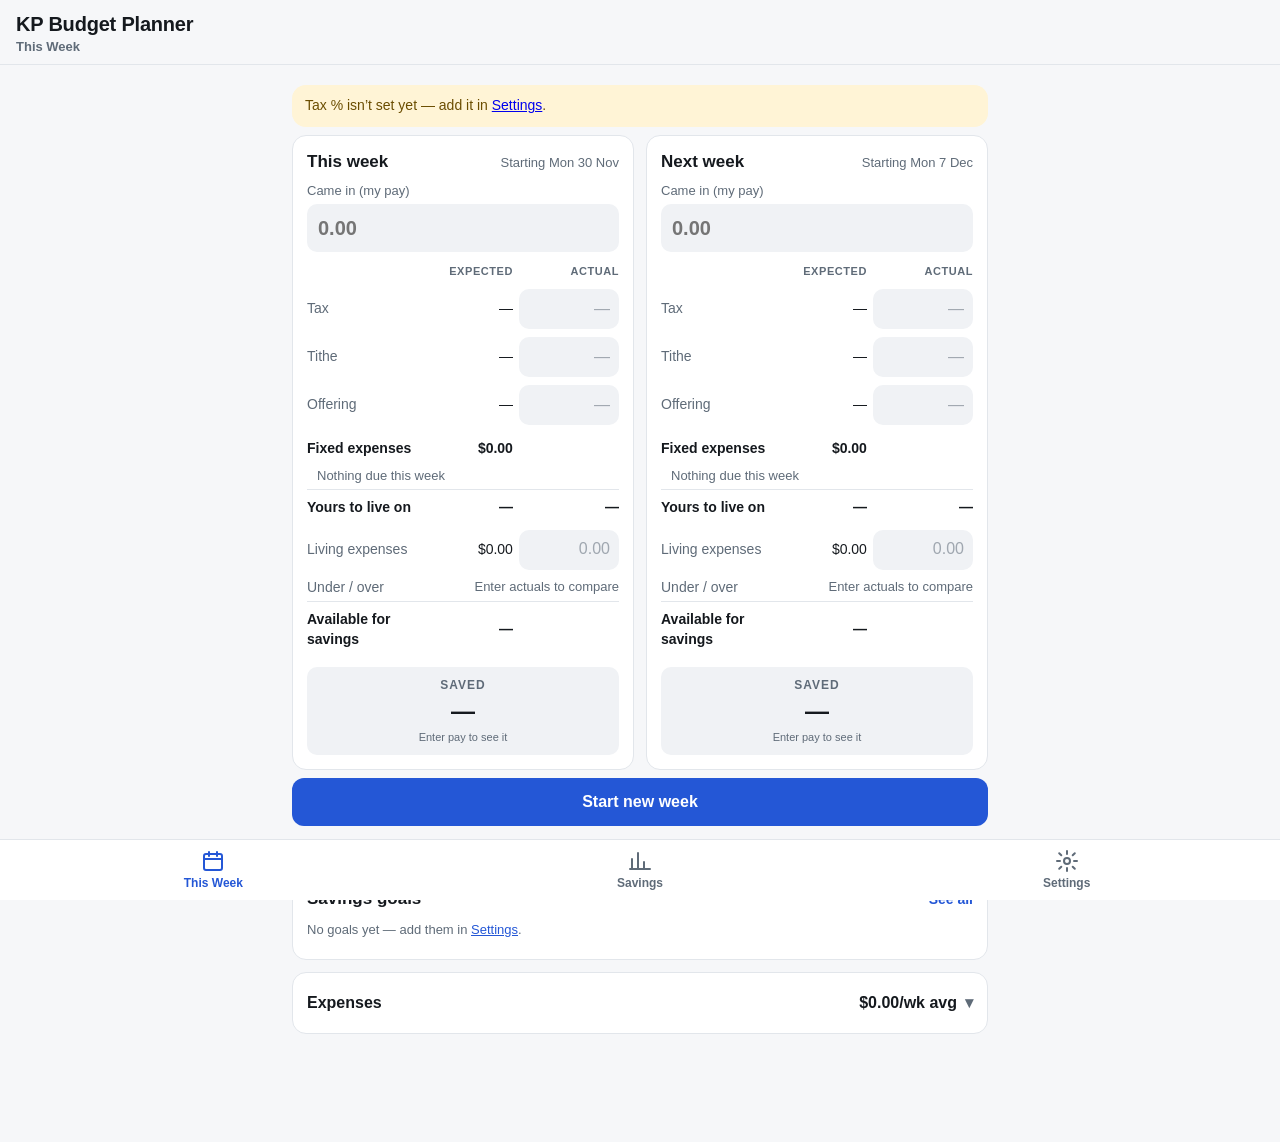
<file: index.html>
<!doctype html>
<html lang="en">
<head>
  <meta charset="utf-8">
  <meta name="viewport" content="width=device-width, initial-scale=1, viewport-fit=cover">
  <title>KP Budget Planner</title>
  <meta name="description" content="A private weekly budget. Your data stays on your device.">
  <meta name="theme-color" content="#f6f7f9" media="(prefers-color-scheme: light)">
  <meta name="theme-color" content="#111418" media="(prefers-color-scheme: dark)">
  <meta name="apple-mobile-web-app-capable" content="yes">
  <meta name="mobile-web-app-capable" content="yes">
  <meta name="apple-mobile-web-app-status-bar-style" content="default">
  <meta name="apple-mobile-web-app-title" content="KP Budget">
  <link rel="manifest" href="manifest.json">
  <link rel="icon" href="icons/icon.svg" type="image/svg+xml">
  <link rel="apple-touch-icon" href="icons/apple-touch-icon.png">
  <link rel="stylesheet" href="style.css">
</head>
<body>
  <header class="top">
    <h1>KP Budget Planner</h1>
    <p id="title" class="subtitle">This Week</p>
  </header>

  <main>
    <!-- Screen 1: This Week -->
    <section id="screen-week" class="screen" data-title="This Week">
      <div id="week-warning" class="note warn" hidden></div>

      <div id="weeks" class="weeks"></div>

      <button id="new-week" class="btn primary wide" type="button">Start new week</button>
      <p class="reminder">Move tax and tithe out the day pay lands.</p>

      <div class="card">
        <div class="card-head">
          <h2>Savings goals</h2>
          <a href="#savings">See all</a>
        </div>
        <div id="home-goals"></div>
      </div>

      <details id="costs-panel" class="card">
        <summary>
          <span>Expenses</span>
          <span class="sum" id="budget-total-summary"></span>
        </summary>
        <h3>Bills</h3>
        <ul id="cost-list" class="list"></ul>
        <h3>Debts</h3>
        <ul id="debt-list" class="list"></ul>
        <div class="total-row"><span>Fixed expenses</span><strong id="fixed-total"></strong></div>
        <h3>Living</h3>
        <ul id="living-list" class="list"></ul>
        <div class="total-row"><span>Living allowance</span><strong id="living-total"></strong></div>
        <div class="total-row grand"><span>Total per week</span><strong id="budget-total"></strong></div>
        <p class="hint">Edit items in <a href="#settings">Settings</a>.</p>
      </details>
    </section>

    <!-- Screen 2: Savings -->
    <section id="screen-savings" class="screen" data-title="Savings" hidden>
      <div class="stats">
        <div class="stat"><span>Total saved</span><strong id="stat-total"></strong><small id="stat-total-sub"></small></div>
        <div class="stat"><span>Avg pay · last 4</span><strong id="stat-avg4"></strong><small id="stat-avg4-sub"></small></div>
        <div class="stat"><span>Avg pay · last 12</span><strong id="stat-avg12"></strong><small id="stat-avg12-sub"></small></div>
      </div>

      <h2 class="section-title">Goals</h2>
      <div id="goal-list"></div>
      <div id="unallocated" class="note" hidden></div>

      <h2 class="section-title">History</h2>
      <div id="history"></div>
      <button id="add-past" class="btn wide" type="button">Add a past week</button>
    </section>

    <!-- Screen 3: Settings -->
    <section id="screen-settings" class="screen" data-title="Settings" hidden>
      <div class="card">
        <h2>Pay</h2>
        <label class="field row">
          <span>Paid every</span>
          <select id="set-period">
            <option value="week">Week</option>
            <option value="fortnight">Fortnight</option>
          </select>
        </label>
        <label class="field row">
          <span>Usual pay <small>(optional)</small></span>
          <input type="text" inputmode="decimal" id="set-usual-pay" placeholder="—">
        </label>
        <label class="field row">
          <span data-label="start">This week started on</span>
          <input type="date" id="set-start">
        </label>
        <label class="field row toggle-row">
          <span>Tax already taken out <small>(salary)</small></span>
          <input type="checkbox" class="switch" id="set-tax-withheld">
        </label>
      </div>

      <div class="card">
        <h2>Rates</h2>
        <label class="field row" id="tax-rate-row">
          <span>Tax set-aside %</span>
          <input type="text" inputmode="decimal" id="set-tax" placeholder="e.g. 0">
        </label>
        <label class="field row">
          <span>Tithe %</span>
          <input type="text" inputmode="decimal" id="set-tithe">
        </label>
        <label class="field row">
          <span>Tithe on</span>
          <select id="set-tithe-basis">
            <option value="gross">Gross pay</option>
            <option value="afterTax">Pay after tax set-aside</option>
          </select>
        </label>
        <label class="field row toggle-row">
          <span data-label="offering">Offering (pay ÷ 52)</span>
          <input type="checkbox" class="switch" id="set-offering">
        </label>
      </div>

      <div class="card">
        <h2>Fixed costs</h2>
        <div id="edit-costs"></div>
        <button class="btn wide" type="button" data-add="cost">+ Add fixed cost</button>
      </div>

      <div class="card">
        <h2>Debts</h2>
        <div id="edit-debts"></div>
        <button class="btn wide" type="button" data-add="debt">+ Add debt</button>
      </div>

      <div class="card">
        <h2>Savings goals</h2>
        <p class="hint">Top goal fills first. Use ↑ ↓ to change the order.</p>
        <div id="edit-goals"></div>
        <button class="btn wide" type="button" data-add="goal">+ Add goal</button>
      </div>

      <div class="card">
        <h2>Backup</h2>
        <p class="hint" id="backup-status"></p>
        <div class="btn-row">
          <button id="export" class="btn" type="button">Export</button>
          <button id="import" class="btn" type="button">Import</button>
          <input type="file" id="import-file" accept="application/json,.json" hidden>
        </div>
        <button id="clear" class="btn danger wide" type="button">Clear all data</button>
      </div>

      <p class="hint center">Everything is saved on this device only. Nothing is sent anywhere.</p>
    </section>
  </main>

  <nav class="tabs">
    <a href="#week" data-tab="week">
      <svg viewBox="0 0 24 24" aria-hidden="true"><rect x="3" y="5" width="18" height="16" rx="2"/><path d="M3 10h18M8 3v4M16 3v4"/></svg>
      <span>This Week</span>
    </a>
    <a href="#savings" data-tab="savings">
      <svg viewBox="0 0 24 24" aria-hidden="true"><path d="M4 20V10M10 20V4M16 20v-7M22 20H2"/></svg>
      <span>Savings</span>
    </a>
    <a href="#settings" data-tab="settings">
      <svg viewBox="0 0 24 24" aria-hidden="true"><circle cx="12" cy="12" r="3"/><path d="M12 2v3M12 19v3M4.2 4.2l2.1 2.1M17.7 17.7l2.1 2.1M2 12h3M19 12h3M4.2 19.8l2.1-2.1M17.7 6.3l2.1-2.1"/></svg>
      <span>Settings</span>
    </a>
  </nav>

  <dialog id="dialog">
    <form method="dialog" id="dialog-form">
      <h2 id="dialog-title"></h2>
      <div id="dialog-body"></div>
      <div class="btn-row end">
        <button class="btn" value="cancel" type="submit" formnovalidate>Cancel</button>
        <button class="btn primary" value="ok" type="submit" id="dialog-ok">OK</button>
      </div>
    </form>
  </dialog>

  <script src="app.js"></script>
</body>
</html>
</file>
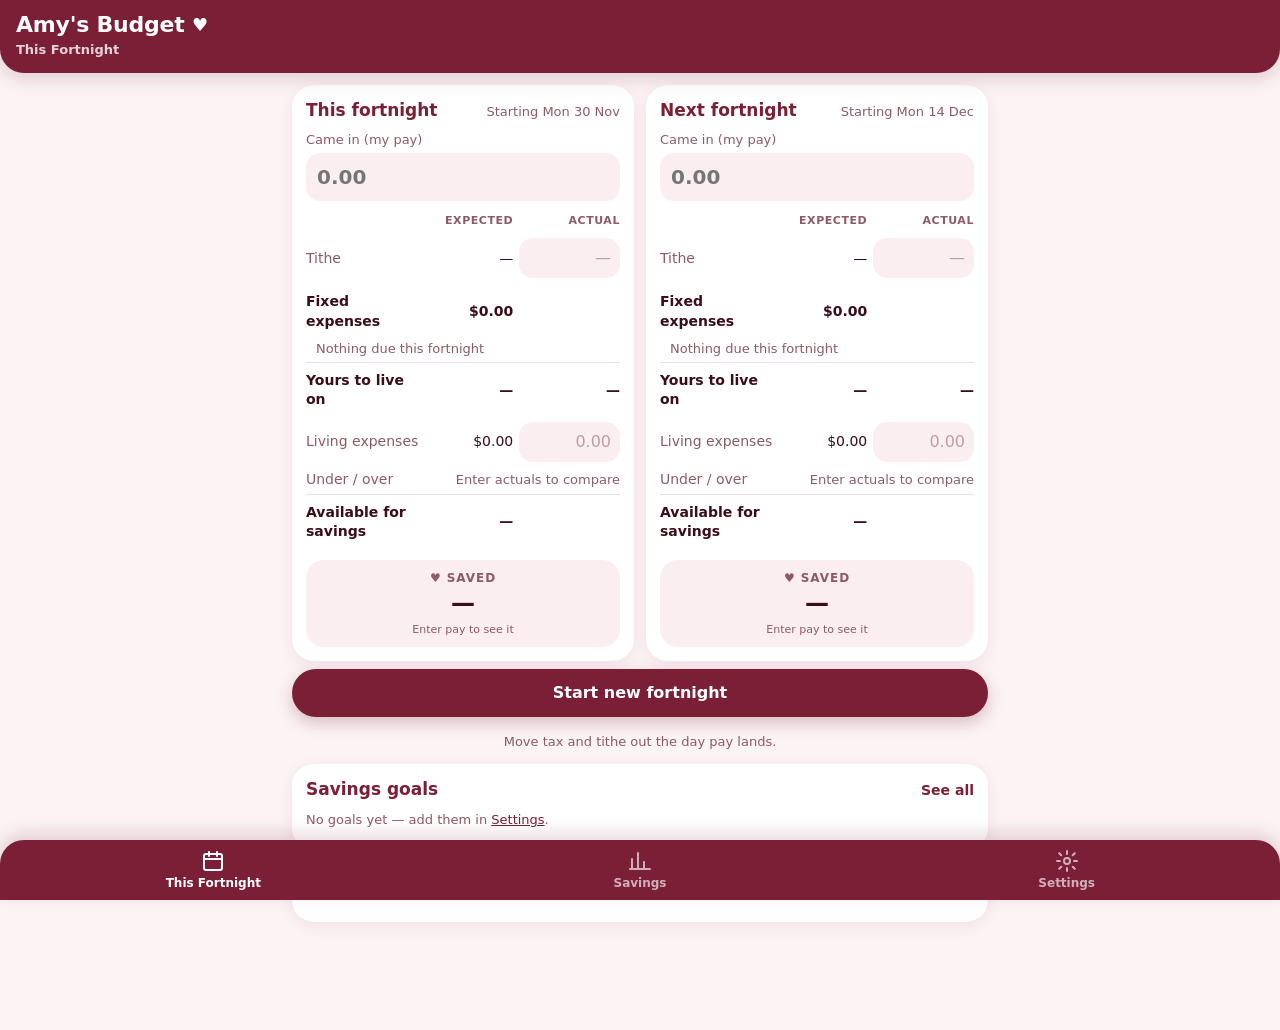
<file: amy/index.html>
<!doctype html>
<html lang="en" data-skin="amy">
<head>
  <meta charset="utf-8">
  <meta name="viewport" content="width=device-width, initial-scale=1, viewport-fit=cover">
  <title>Amy's Budget</title>
  <meta name="description" content="A private weekly budget. Your data stays on your device.">
  <meta name="theme-color" content="#7a1f35">
  <meta name="apple-mobile-web-app-capable" content="yes">
  <meta name="mobile-web-app-capable" content="yes">
  <meta name="apple-mobile-web-app-status-bar-style" content="black-translucent">
  <meta name="apple-mobile-web-app-title" content="Amy's Budget">
  <link rel="manifest" href="manifest.json">
  <link rel="icon" href="icons/icon.svg" type="image/svg+xml">
  <link rel="apple-touch-icon" href="icons/apple-touch-icon.png">
  <link rel="stylesheet" href="style.css">
</head>
<body>
  <header class="top">
    <h1>Amy's Budget <span class="heart" aria-hidden="true">♥</span></h1>
    <p id="title" class="subtitle">This Week</p>
  </header>

  <main>
    <!-- Screen 1: This Week -->
    <section id="screen-week" class="screen" data-title="This Week">
      <div id="week-warning" class="note warn" hidden></div>

      <div id="weeks" class="weeks"></div>

      <button id="new-week" class="btn primary wide" type="button">Start new week</button>
      <p class="reminder">Move tax and tithe out the day pay lands.</p>

      <div class="card">
        <div class="card-head">
          <h2>Savings goals</h2>
          <a href="#savings">See all</a>
        </div>
        <div id="home-goals"></div>
      </div>

      <details id="costs-panel" class="card">
        <summary>
          <span>Expenses</span>
          <span class="sum" id="budget-total-summary"></span>
        </summary>
        <h3>Bills</h3>
        <ul id="cost-list" class="list"></ul>
        <h3>Debts</h3>
        <ul id="debt-list" class="list"></ul>
        <div class="total-row"><span>Fixed expenses</span><strong id="fixed-total"></strong></div>
        <h3>Living</h3>
        <ul id="living-list" class="list"></ul>
        <div class="total-row"><span>Living allowance</span><strong id="living-total"></strong></div>
        <div class="total-row grand"><span>Total per week</span><strong id="budget-total"></strong></div>
        <p class="hint">Edit items in <a href="#settings">Settings</a>.</p>
      </details>
    </section>

    <!-- Screen 2: Savings -->
    <section id="screen-savings" class="screen" data-title="Savings" hidden>
      <div class="stats">
        <div class="stat"><span>Total saved</span><strong id="stat-total"></strong><small id="stat-total-sub"></small></div>
        <div class="stat"><span>Avg pay · last 4</span><strong id="stat-avg4"></strong><small id="stat-avg4-sub"></small></div>
        <div class="stat"><span>Avg pay · last 12</span><strong id="stat-avg12"></strong><small id="stat-avg12-sub"></small></div>
      </div>

      <h2 class="section-title">Goals</h2>
      <div id="goal-list"></div>
      <div id="unallocated" class="note" hidden></div>

      <h2 class="section-title">History</h2>
      <div id="history"></div>
      <button id="add-past" class="btn wide" type="button">Add a past week</button>
    </section>

    <!-- Screen 3: Settings -->
    <section id="screen-settings" class="screen" data-title="Settings" hidden>
      <div class="card">
        <h2>Pay</h2>
        <label class="field row">
          <span>Paid every</span>
          <select id="set-period">
            <option value="week">Week</option>
            <option value="fortnight">Fortnight</option>
          </select>
        </label>
        <label class="field row">
          <span>Usual pay <small>(optional)</small></span>
          <input type="text" inputmode="decimal" id="set-usual-pay" placeholder="—">
        </label>
        <label class="field row">
          <span data-label="start">This week started on</span>
          <input type="date" id="set-start">
        </label>
        <label class="field row toggle-row">
          <span>Tax already taken out <small>(salary)</small></span>
          <input type="checkbox" class="switch" id="set-tax-withheld">
        </label>
      </div>

      <div class="card">
        <h2>Rates</h2>
        <label class="field row" id="tax-rate-row">
          <span>Tax set-aside %</span>
          <input type="text" inputmode="decimal" id="set-tax" placeholder="e.g. 0">
        </label>
        <label class="field row">
          <span>Tithe %</span>
          <input type="text" inputmode="decimal" id="set-tithe">
        </label>
        <label class="field row">
          <span>Tithe on</span>
          <select id="set-tithe-basis">
            <option value="gross">Gross pay</option>
            <option value="afterTax">Pay after tax set-aside</option>
          </select>
        </label>
        <label class="field row toggle-row">
          <span data-label="offering">Offering (pay ÷ 52)</span>
          <input type="checkbox" class="switch" id="set-offering">
        </label>
      </div>

      <div class="card">
        <h2>Fixed costs</h2>
        <div id="edit-costs"></div>
        <button class="btn wide" type="button" data-add="cost">+ Add fixed cost</button>
      </div>

      <div class="card">
        <h2>Debts</h2>
        <div id="edit-debts"></div>
        <button class="btn wide" type="button" data-add="debt">+ Add debt</button>
      </div>

      <div class="card">
        <h2>Savings goals</h2>
        <p class="hint">Top goal fills first. Use ↑ ↓ to change the order.</p>
        <div id="edit-goals"></div>
        <button class="btn wide" type="button" data-add="goal">+ Add goal</button>
      </div>

      <div class="card">
        <h2>Backup</h2>
        <p class="hint" id="backup-status"></p>
        <div class="btn-row">
          <button id="export" class="btn" type="button">Export</button>
          <button id="import" class="btn" type="button">Import</button>
          <input type="file" id="import-file" accept="application/json,.json" hidden>
        </div>
        <button id="clear" class="btn danger wide" type="button">Clear all data</button>
      </div>

      <p class="hint center">Everything is saved on this device only. Nothing is sent anywhere.</p>
    </section>
  </main>

  <nav class="tabs">
    <a href="#week" data-tab="week">
      <svg viewBox="0 0 24 24" aria-hidden="true"><rect x="3" y="5" width="18" height="16" rx="2"/><path d="M3 10h18M8 3v4M16 3v4"/></svg>
      <span>This Week</span>
    </a>
    <a href="#savings" data-tab="savings">
      <svg viewBox="0 0 24 24" aria-hidden="true"><path d="M4 20V10M10 20V4M16 20v-7M22 20H2"/></svg>
      <span>Savings</span>
    </a>
    <a href="#settings" data-tab="settings">
      <svg viewBox="0 0 24 24" aria-hidden="true"><circle cx="12" cy="12" r="3"/><path d="M12 2v3M12 19v3M4.2 4.2l2.1 2.1M17.7 17.7l2.1 2.1M2 12h3M19 12h3M4.2 19.8l2.1-2.1M17.7 6.3l2.1-2.1"/></svg>
      <span>Settings</span>
    </a>
  </nav>

  <dialog id="dialog">
    <form method="dialog" id="dialog-form">
      <h2 id="dialog-title"></h2>
      <div id="dialog-body"></div>
      <div class="btn-row end">
        <button class="btn" value="cancel" type="submit" formnovalidate>Cancel</button>
        <button class="btn primary" value="ok" type="submit" id="dialog-ok">OK</button>
      </div>
    </form>
  </dialog>

  <script>window.APP_CONFIG = { storeKey: 'amyBudget.v1', defaults: {"period":"fortnight","taxWithheld":true,"offering":false} };</script>
  <script src="app.js"></script>
</body>
</html>
</file>
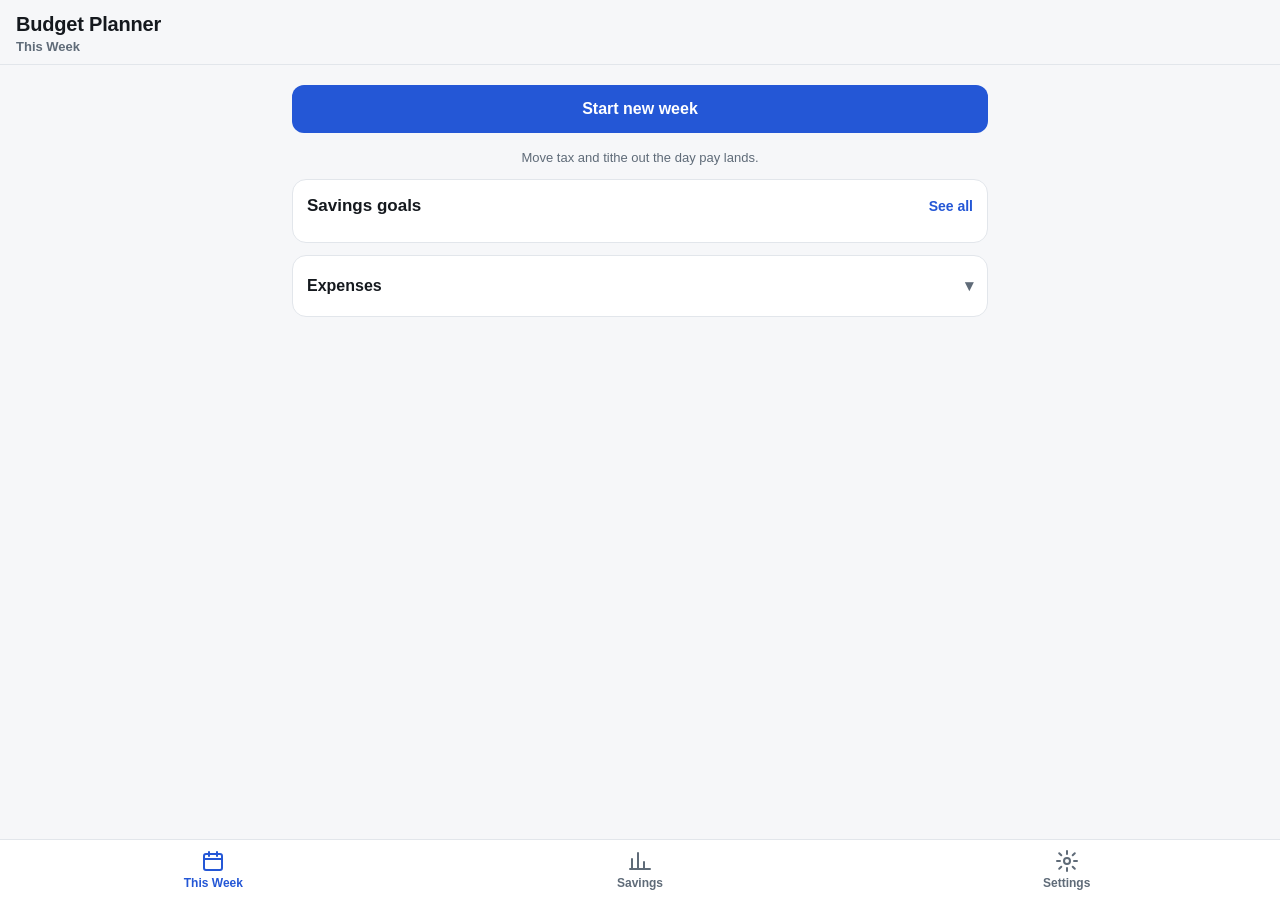
<file: planner/index.html>
<!doctype html>
<html lang="en">
<head>
  <meta charset="utf-8">
  <meta name="viewport" content="width=device-width, initial-scale=1, viewport-fit=cover">
  <title>Budget Planner</title>
  <meta name="description" content="A private weekly budget. Your data stays on your device.">
  <meta name="theme-color" content="#f6f7f9" media="(prefers-color-scheme: light)">
  <meta name="theme-color" content="#111418" media="(prefers-color-scheme: dark)">
  <meta name="apple-mobile-web-app-capable" content="yes">
  <meta name="mobile-web-app-capable" content="yes">
  <meta name="apple-mobile-web-app-status-bar-style" content="default">
  <meta name="apple-mobile-web-app-title" content="Budget">
  <link rel="manifest" href="manifest.json">
  <link rel="icon" href="../icons/icon.svg" type="image/svg+xml">
  <link rel="apple-touch-icon" href="../icons/apple-touch-icon.png">
  <link rel="stylesheet" href="../style.css">
</head>
<body>
  <header class="top">
    <h1>Budget Planner</h1>
    <p id="title" class="subtitle">This Week</p>
  </header>

  <main>
    <!-- Screen 1: This Week -->
    <section id="screen-week" class="screen" data-title="This Week">
      <div id="week-warning" class="note warn" hidden></div>

      <div id="weeks" class="weeks"></div>

      <button id="new-week" class="btn primary wide" type="button">Start new week</button>
      <p class="reminder">Move tax and tithe out the day pay lands.</p>

      <div class="card">
        <div class="card-head">
          <h2>Savings goals</h2>
          <a href="#savings">See all</a>
        </div>
        <div id="home-goals"></div>
      </div>

      <details id="costs-panel" class="card">
        <summary>
          <span>Expenses</span>
          <span class="sum" id="budget-total-summary"></span>
        </summary>
        <h3>Bills</h3>
        <ul id="cost-list" class="list"></ul>
        <h3>Debts</h3>
        <ul id="debt-list" class="list"></ul>
        <div class="total-row"><span>Fixed expenses</span><strong id="fixed-total"></strong></div>
        <h3>Living</h3>
        <ul id="living-list" class="list"></ul>
        <div class="total-row"><span>Living allowance</span><strong id="living-total"></strong></div>
        <div class="total-row grand"><span>Total per week</span><strong id="budget-total"></strong></div>
        <p class="hint">Edit items in <a href="#settings">Settings</a>.</p>
      </details>
    </section>

    <!-- Screen 2: Savings -->
    <section id="screen-savings" class="screen" data-title="Savings" hidden>
      <div class="stats">
        <div class="stat"><span>Total saved</span><strong id="stat-total"></strong><small id="stat-total-sub"></small></div>
        <div class="stat"><span>Avg pay · 4 wks</span><strong id="stat-avg4"></strong><small id="stat-avg4-sub"></small></div>
        <div class="stat"><span>Avg pay · 12 wks</span><strong id="stat-avg12"></strong><small id="stat-avg12-sub"></small></div>
      </div>

      <h2 class="section-title">Goals</h2>
      <div id="goal-list"></div>
      <div id="unallocated" class="note" hidden></div>

      <h2 class="section-title">History</h2>
      <div id="history"></div>
      <button id="add-past" class="btn wide" type="button">Add a past week</button>
    </section>

    <!-- Screen 3: Settings -->
    <section id="screen-settings" class="screen" data-title="Settings" hidden>
      <div class="card">
        <h2>Rates</h2>
        <label class="field row">
          <span>Tax set-aside %</span>
          <input type="text" inputmode="decimal" id="set-tax" placeholder="e.g. 0">
        </label>
        <label class="field row">
          <span>Tithe %</span>
          <input type="text" inputmode="decimal" id="set-tithe">
        </label>
        <label class="field row">
          <span>Tithe on</span>
          <select id="set-tithe-basis">
            <option value="gross">Gross pay</option>
            <option value="afterTax">Pay after tax</option>
          </select>
        </label>
        <label class="field row toggle-row">
          <span>Offering (pay ÷ 52)</span>
          <input type="checkbox" class="switch" id="set-offering">
        </label>
      </div>

      <div class="card">
        <h2>Fixed costs</h2>
        <div id="edit-costs"></div>
        <button class="btn wide" type="button" data-add="cost">+ Add fixed cost</button>
      </div>

      <div class="card">
        <h2>Debts</h2>
        <div id="edit-debts"></div>
        <button class="btn wide" type="button" data-add="debt">+ Add debt</button>
      </div>

      <div class="card">
        <h2>Savings goals</h2>
        <p class="hint">Top goal fills first. Use ↑ ↓ to change the order.</p>
        <div id="edit-goals"></div>
        <button class="btn wide" type="button" data-add="goal">+ Add goal</button>
      </div>

      <div class="card">
        <h2>Backup</h2>
        <p class="hint" id="backup-status"></p>
        <div class="btn-row">
          <button id="export" class="btn" type="button">Export</button>
          <button id="import" class="btn" type="button">Import</button>
          <input type="file" id="import-file" accept="application/json,.json" hidden>
        </div>
        <button id="clear" class="btn danger wide" type="button">Clear all data</button>
      </div>

      <p class="hint center">Everything is saved on this device only. Nothing is sent anywhere.</p>
    </section>
  </main>

  <nav class="tabs">
    <a href="#week" data-tab="week">
      <svg viewBox="0 0 24 24" aria-hidden="true"><rect x="3" y="5" width="18" height="16" rx="2"/><path d="M3 10h18M8 3v4M16 3v4"/></svg>
      <span>This Week</span>
    </a>
    <a href="#savings" data-tab="savings">
      <svg viewBox="0 0 24 24" aria-hidden="true"><path d="M4 20V10M10 20V4M16 20v-7M22 20H2"/></svg>
      <span>Savings</span>
    </a>
    <a href="#settings" data-tab="settings">
      <svg viewBox="0 0 24 24" aria-hidden="true"><circle cx="12" cy="12" r="3"/><path d="M12 2v3M12 19v3M4.2 4.2l2.1 2.1M17.7 17.7l2.1 2.1M2 12h3M19 12h3M4.2 19.8l2.1-2.1M17.7 6.3l2.1-2.1"/></svg>
      <span>Settings</span>
    </a>
  </nav>

  <dialog id="dialog">
    <form method="dialog" id="dialog-form">
      <h2 id="dialog-title"></h2>
      <div id="dialog-body"></div>
      <div class="btn-row end">
        <button class="btn" value="cancel" type="submit" formnovalidate>Cancel</button>
        <button class="btn primary" value="ok" type="submit" id="dialog-ok">OK</button>
      </div>
    </form>
  </dialog>

  <script>window.APP_CONFIG = { storeKey: 'budgetPlanner.v1' };</script>
  <script src="../app.js"></script>
</body>
</html>
</file>
<file: style.css>
:root {
  --bg: #f6f7f9;
  --card: #ffffff;
  --text: #15191e;
  --muted: #5f6b78;
  --line: #e2e6eb;
  --input: #f0f2f5;
  --accent: #2457d6;
  --accent-text: #ffffff;
  --good: #137a3a;
  --good-bg: #e5f5ea;
  --bad: #c0262d;
  --bad-bg: #fdecec;
  --warn-bg: #fff4d6;
  --warn-text: #6b4d00;
  --bar: #2f9e5b;
  --bar-stretch: #8fd1a8;
  --radius: 14px;
  --tap: 48px;
  color-scheme: light;
}

@media (prefers-color-scheme: dark) {
  :root {
    --bg: #111418;
    --card: #1b2026;
    --text: #eef1f4;
    --muted: #9aa6b2;
    --line: #2c333b;
    --input: #252b33;
    --accent: #6d9bff;
    --accent-text: #0c1220;
    --good: #5fd38d;
    --good-bg: #173324;
    --bad: #ff7b7b;
    --bad-bg: #3a1c1e;
    --warn-bg: #3a3014;
    --warn-text: #f3d98a;
    --bar: #4cc27c;
    --bar-stretch: #2a6b45;
    color-scheme: dark;
  }
}

* { box-sizing: border-box; }
[hidden] { display: none !important; }

html { -webkit-text-size-adjust: 100%; }

body {
  margin: 0;
  background: var(--bg);
  color: var(--text);
  font: 16px/1.4 -apple-system, BlinkMacSystemFont, "Segoe UI", Roboto, Helvetica, Arial, sans-serif;
  padding-bottom: calc(72px + env(safe-area-inset-bottom));
}

.top {
  position: sticky;
  top: 0;
  z-index: 5;
  background: var(--bg);
  padding: calc(10px + env(safe-area-inset-top)) 16px 8px;
  border-bottom: 1px solid var(--line);
}
.top h1 { margin: 0; font-size: 20px; letter-spacing: -.01em; }

main { max-width: 720px; margin: 0 auto; padding: 12px 12px 24px; }

h2 { font-size: 17px; margin: 0 0 4px; }
h3 { font-size: 15px; margin: 16px 0 4px; color: var(--muted); text-transform: uppercase; letter-spacing: .04em; }
.section-title { margin: 20px 4px 8px; }

.card {
  background: var(--card);
  border: 1px solid var(--line);
  border-radius: var(--radius);
  padding: 14px;
  margin: 12px 0;
}

.note {
  border-radius: var(--radius);
  padding: 10px 12px;
  margin: 8px 0;
  background: var(--card);
  border: 1px solid var(--line);
  font-size: 14px;
}
.note.warn { background: var(--warn-bg); color: var(--warn-text); border-color: transparent; }

.hint { color: var(--muted); font-size: 13px; margin: 6px 0; }
.hint a { color: var(--accent); }
.center { text-align: center; }

/* ---------- Week cards ---------- */
.weeks { display: grid; grid-template-columns: minmax(0, 1fr); gap: 12px; }
@media (min-width: 700px) { .weeks { grid-template-columns: repeat(2, minmax(0, 1fr)); } }
.wk {
  background: var(--card);
  border: 1px solid var(--line);
  border-radius: var(--radius);
  padding: 14px;
  min-width: 0;
}
.wk-head { display: flex; justify-content: space-between; align-items: baseline; gap: 8px; }
.wk-head h2 { margin: 0; }
.when { color: var(--muted); font-size: 13px; }
.field.pay input { font-size: 20px; font-weight: 600; }

.plan { width: 100%; border-collapse: collapse; font-size: 14px; font-variant-numeric: tabular-nums; table-layout: fixed; }
.plan thead th { font-size: 11px; font-weight: 700; letter-spacing: .05em; text-transform: uppercase; color: var(--muted); text-align: right; padding: 4px 0 6px; }
.plan thead th:first-child { width: 38%; }
.plan thead th:nth-child(3) { width: 34%; }
.plan tbody th { text-align: left; font-weight: 500; color: var(--muted); padding: 4px 6px 4px 0; }
.plan td { text-align: right; padding: 4px 0 4px 6px; }
.plan td input {
  min-height: 40px;
  padding: 6px 8px;
  font-size: 16px;
  text-align: right;
  font-variant-numeric: tabular-nums;
}
.plan td input::placeholder { color: var(--muted); opacity: .55; }
.plan td input.over { border-color: var(--bad); color: var(--bad); }
.plan td input.under { border-color: var(--good); color: var(--good); }
.plan tr.sub th, .plan tr.sub td { color: var(--text); font-weight: 700; border-top: 1px solid var(--line); padding-top: 8px; padding-bottom: 8px; }
.plan tr.diff-row td { font-weight: 600; }
.muted { color: var(--muted); font-weight: 400 !important; font-size: 13px; }

.field { display: block; margin: 8px 0; }
.field > span { display: block; font-size: 13px; color: var(--muted); margin-bottom: 4px; }
.field small { font-size: 11px; }

input[type="text"], input[type="date"], input[type="number"], select {
  width: 100%;
  min-height: var(--tap);
  font: inherit;
  font-size: 17px;
  color: var(--text);
  background: var(--input);
  border: 1px solid transparent;
  border-radius: 10px;
  padding: 8px 10px;
  appearance: none;
  -webkit-appearance: none;
}
select {
  background-image: linear-gradient(45deg, transparent 50%, var(--muted) 50%), linear-gradient(135deg, var(--muted) 50%, transparent 50%);
  background-position: calc(100% - 16px) 50%, calc(100% - 11px) 50%;
  background-size: 5px 5px;
  background-repeat: no-repeat;
  padding-right: 28px;
}
input:focus, select:focus { outline: none; border-color: var(--accent); }
input[type="date"] { min-width: 0; }

.calc { margin: 0; }
.subtitle { margin: 0; color: var(--muted); font-size: 13px; font-weight: 600; }
.card-head { display: flex; justify-content: space-between; align-items: baseline; margin-bottom: 6px; }
.card-head a { color: var(--accent); font-size: 14px; font-weight: 600; text-decoration: none; }
.mini-goal { padding: 8px 0; border-bottom: 1px solid var(--line); }
.mini-goal:last-child { border-bottom: none; }
.mini-head { display: flex; justify-content: space-between; gap: 8px; font-size: 15px; }
.mini-head em { font-style: normal; font-size: 12px; color: var(--accent); font-weight: 600; }
.mini-goal .bar { height: 8px; margin: 6px 0 4px; }
.mini-goal small { color: var(--muted); font-size: 12px; font-variant-numeric: tabular-nums; }
.mini-goal.current .mini-head span { font-weight: 700; }
.total-row.grand { border-top: 1px solid var(--line); margin-top: 8px; font-weight: 700; }
.dlg-grid { display: grid; grid-template-columns: 1fr 1fr; gap: 0 8px; }
.saved small { display: block; font-size: 11px; color: var(--muted); margin-top: 2px; }
.calc > div { display: flex; justify-content: space-between; gap: 6px; padding: 3px 0; font-size: 14px; }
.calc dt { color: var(--muted); }
.calc dd { margin: 0; font-variant-numeric: tabular-nums; text-align: right; }
.calc .strong { font-weight: 600; border-top: 1px solid var(--line); margin-top: 3px; padding-top: 6px; }
.calc .strong dt { color: var(--text); }

.good { color: var(--good); }
.bad { color: var(--bad); }

.saved {
  margin-top: 10px;
  border-radius: 10px;
  padding: 10px 8px;
  text-align: center;
  background: var(--input);
}
.saved span { display: block; font-size: 12px; font-weight: 700; letter-spacing: .08em; color: var(--muted); }
.saved strong { display: block; font-size: 24px; font-weight: 800; font-variant-numeric: tabular-nums; word-break: break-all; }
.saved.good { background: var(--good-bg); }
.saved.bad { background: var(--bad-bg); }
.saved.good strong { color: var(--good); }
.saved.bad strong { color: var(--bad); }


.reminder { text-align: center; color: var(--muted); font-size: 13px; margin: 8px 0 4px; }

/* ---------- Lists ---------- */
details > summary {
  list-style: none;
  display: flex;
  justify-content: space-between;
  align-items: center;
  min-height: 32px;
  font-weight: 600;
  cursor: pointer;
}
details > summary::-webkit-details-marker { display: none; }
details > summary::after { content: "▾"; color: var(--muted); margin-left: 8px; transition: transform .15s; }
details[open] > summary::after { transform: rotate(180deg); }
details > summary .sum { margin-left: auto; font-variant-numeric: tabular-nums; }

.list { list-style: none; margin: 8px 0 0; padding: 0; }
.list li {
  display: flex;
  align-items: center;
  gap: 10px;
  min-height: var(--tap);
  border-bottom: 1px solid var(--line);
  padding: 4px 0;
}
.list li .name { flex: 1; min-width: 0; }
.list li .name small { display: block; color: var(--muted); font-size: 12px; }
.list li .amt { font-variant-numeric: tabular-nums; white-space: nowrap; }
.list li.off .name, .list li.off .amt { opacity: .45; text-decoration: line-through; }
.list .empty { color: var(--muted); font-size: 14px; justify-content: center; }

.total-row { display: flex; justify-content: space-between; padding: 12px 0 2px; font-size: 17px; }

/* Toggle switch */
.switch {
  appearance: none;
  -webkit-appearance: none;
  flex: none;
  width: 46px;
  height: 28px;
  border-radius: 14px;
  background: var(--line);
  position: relative;
  cursor: pointer;
  margin: 0;
  transition: background .15s;
}
.switch::after {
  content: "";
  position: absolute;
  top: 3px;
  left: 3px;
  width: 22px;
  height: 22px;
  border-radius: 50%;
  background: #fff;
  box-shadow: 0 1px 2px rgba(0,0,0,.3);
  transition: transform .15s;
}
.switch:checked { background: var(--good); }
.switch:checked::after { transform: translateX(18px); }

/* ---------- Buttons ---------- */
.btn {
  min-height: var(--tap);
  padding: 10px 16px;
  font: inherit;
  font-weight: 600;
  border-radius: 12px;
  border: 1px solid var(--line);
  background: var(--card);
  color: var(--text);
  cursor: pointer;
}
.btn:active { transform: scale(.98); }
.btn.primary { background: var(--accent); color: var(--accent-text); border-color: transparent; }
.btn.danger { color: var(--bad); border-color: var(--bad); background: transparent; }
.btn.small { min-height: 40px; padding: 6px 12px; font-size: 14px; }
.btn.icon { min-width: 44px; min-height: 44px; padding: 0; font-size: 18px; }
.btn.wide { width: 100%; margin: 8px 0; }
.btn-row { display: flex; gap: 8px; flex-wrap: wrap; }
.btn-row > .btn { flex: 1; }
.btn-row.end { justify-content: flex-end; margin-top: 16px; }
.btn-row.end > .btn { flex: 0 1 auto; }

/* ---------- Savings ---------- */
.stats { display: grid; grid-template-columns: repeat(3, 1fr); gap: 8px; }
.stat {
  background: var(--card);
  border: 1px solid var(--line);
  border-radius: var(--radius);
  padding: 10px 8px;
  min-width: 0;
}
.stat span { display: block; font-size: 12px; color: var(--muted); }
.stat strong { display: block; font-size: 17px; font-variant-numeric: tabular-nums; word-break: break-all; }
.stat small { display: block; font-size: 11px; color: var(--muted); }

.goal { background: var(--card); border: 1px solid var(--line); border-radius: var(--radius); padding: 12px 14px; margin: 8px 0; }
.goal.current { border-color: var(--accent); }
.goal-head { display: flex; justify-content: space-between; align-items: baseline; gap: 8px; }
.goal-head strong { font-size: 16px; }
.goal-head .pct { color: var(--muted); font-size: 13px; white-space: nowrap; }
.bar { position: relative; height: 12px; border-radius: 6px; background: var(--input); overflow: hidden; margin: 8px 0 6px; }
.bar i { position: absolute; left: 0; top: 0; bottom: 0; background: var(--bar); border-radius: 6px; }
.bar i.stretch { background: var(--bar-stretch); }
.bar b { position: absolute; top: 0; bottom: 0; width: 2px; background: var(--muted); }
.goal-meta { display: flex; justify-content: space-between; flex-wrap: wrap; gap: 4px 12px; font-size: 13px; color: var(--muted); font-variant-numeric: tabular-nums; }
.goal-meta .money { color: var(--text); }
.goal .tag { display: inline-block; font-size: 11px; font-weight: 700; padding: 1px 6px; border-radius: 6px; background: var(--input); color: var(--muted); margin-left: 4px; vertical-align: 2px; }
.goal .tag.done { background: var(--good-bg); color: var(--good); }
.goal .spent-note { font-size: 13px; margin-top: 6px; }
.goal .btn { margin-top: 8px; }

.hist { background: var(--card); border: 1px solid var(--line); border-radius: var(--radius); overflow: hidden; }
.hist table { width: 100%; border-collapse: collapse; font-size: 14px; font-variant-numeric: tabular-nums; }
.hist th { text-align: right; font-size: 12px; font-weight: 600; color: var(--muted); padding: 8px; border-bottom: 1px solid var(--line); }
.hist td { text-align: right; padding: 0 8px; height: var(--tap); border-bottom: 1px solid var(--line); }
.hist th:first-child, .hist td:first-child { text-align: left; }
.hist tr:last-child td { border-bottom: none; }
.hist tbody tr { cursor: pointer; }
.hist tbody tr:active { background: var(--input); }
.hist .empty { text-align: center; color: var(--muted); padding: 16px; }

/* ---------- Settings editors ---------- */
.field.row { display: flex; align-items: center; justify-content: space-between; gap: 12px; }
.field.row > span { margin: 0; font-size: 15px; color: var(--text); flex: 1; }
.field.row > input, .field.row > select { width: 150px; flex: none; }
.field.row > input.switch { width: 46px; }
.toggle-row { min-height: var(--tap); }

.item {
  border: 1px solid var(--line);
  border-radius: 12px;
  padding: 10px;
  margin: 10px 0;
}
.item.off { opacity: .6; }
.item-grid { display: grid; grid-template-columns: 1fr 1fr; gap: 8px; }
.item-grid .full { grid-column: 1 / -1; }
.item-grid label > span { display: block; font-size: 12px; color: var(--muted); margin-bottom: 2px; }
.item-grid label.check { display: flex; align-items: center; gap: 10px; min-height: var(--tap); }
.item-grid label.check > span { margin: 0; font-size: 14px; color: var(--text); }
.item-actions { display: flex; align-items: center; gap: 6px; margin-top: 8px; }
.item-actions .spacer { flex: 1; }
.item-actions .per-week { font-size: 13px; color: var(--muted); font-variant-numeric: tabular-nums; }

/* ---------- Dialog ---------- */
dialog {
  width: min(92vw, 440px);
  border: none;
  border-radius: 18px;
  padding: 18px;
  background: var(--card);
  color: var(--text);
}
dialog::backdrop { background: rgba(0,0,0,.45); }
dialog p { margin: 6px 0; }

/* ---------- Bottom tabs ---------- */
.tabs {
  position: fixed;
  left: 0; right: 0; bottom: 0;
  z-index: 10;
  display: flex;
  background: var(--card);
  border-top: 1px solid var(--line);
  padding-bottom: env(safe-area-inset-bottom);
}
.tabs a {
  flex: 1;
  display: flex;
  flex-direction: column;
  align-items: center;
  justify-content: center;
  gap: 2px;
  min-height: 60px;
  color: var(--muted);
  text-decoration: none;
  font-size: 12px;
  font-weight: 600;
}
.tabs a.active { color: var(--accent); }
.tabs svg { width: 24px; height: 24px; fill: none; stroke: currentColor; stroke-width: 2; stroke-linecap: round; stroke-linejoin: round; }

@media (max-width: 360px) {
  .saved strong { font-size: 20px; }
  .plan { font-size: 13px; }
  .stat strong { font-size: 15px; }
}

/* Itemised fixed expenses */
.plan tr.group th, .plan tr.group td { color: var(--text); font-weight: 700; padding-top: 10px; }
.plan tr.item-row th { font-size: 13px; font-weight: 400; padding-left: 10px; overflow: hidden; text-overflow: ellipsis; white-space: nowrap; }
.plan tr.item-row td { font-size: 13px; color: var(--muted); padding-top: 2px; padding-bottom: 2px; }
.plan tr.item-row td input { min-height: 36px; font-size: 15px; }
.plan tr.item-row:last-of-type td { padding-bottom: 6px; }
.plan td.changed { color: var(--accent); }
.plan tr.item-row th small { display: block; font-size: 11px; color: var(--muted); opacity: .8; }

/* ---------- "amy" skin: maroon with white details, softer and rounder ---------- */
:root[data-skin="amy"] {
  --bg: #fbf3f4;
  --card: #ffffff;
  --text: #3a0d18;
  --muted: #8d5a66;
  --line: #f0dce1;
  --input: #fbeef1;
  --accent: #7a1f35;
  --accent-text: #ffffff;
  --good: #2e7d55;
  --good-bg: #eaf6ef;
  --bad: #b3261e;
  --bad-bg: #fdecec;
  --bar: #8e2a44;
  --bar-stretch: #e6a8b8;
  --radius: 22px;
  --brand: #7a1f35;
  --brand-text: #ffffff;
}
@media (prefers-color-scheme: dark) {
  :root[data-skin="amy"] {
    --bg: #1d0a10;
    --card: #2a1018;
    --text: #fbeef1;
    --muted: #cf9fab;
    --line: #47202b;
    --input: #3a1621;
    --accent: #f0a9bb;
    --accent-text: #3a0d18;
    --good: #7fd6a4;
    --good-bg: #173326;
    --bad: #ff8a8a;
    --bad-bg: #3c1a1d;
    --bar: #e07d97;
    --bar-stretch: #7a3647;
    --brand: #5c1527;
    --brand-text: #ffffff;
  }
}
[data-skin="amy"] body {
  font-family: ui-rounded, "SF Pro Rounded", "Nunito", "Segoe UI", system-ui, sans-serif;
}
[data-skin="amy"] .top {
  background: var(--brand);
  color: var(--brand-text);
  border-bottom: none;
  border-radius: 0 0 24px 24px;
  padding-bottom: 14px;
  box-shadow: 0 6px 18px rgba(122, 31, 53, .18);
}
[data-skin="amy"] .top h1 { font-size: 22px; }
[data-skin="amy"] .top .heart { display: inline-block; font-size: 18px; transform: translateY(-1px); }
[data-skin="amy"] .top .subtitle { color: rgba(255, 255, 255, .8); }
[data-skin="amy"] .wk,
[data-skin="amy"] .card,
[data-skin="amy"] .stat,
[data-skin="amy"] .goal,
[data-skin="amy"] .hist {
  border: none;
  box-shadow: 0 4px 16px rgba(122, 31, 53, .08);
}
[data-skin="amy"] .wk-head h2,
[data-skin="amy"] .card h2,
[data-skin="amy"] .section-title { color: var(--accent); }
[data-skin="amy"] .btn { border-radius: 999px; }
[data-skin="amy"] .btn.primary { box-shadow: 0 6px 16px rgba(122, 31, 53, .25); }
[data-skin="amy"] .saved { border-radius: 18px; }
[data-skin="amy"] .saved span::before { content: "♥ "; }
[data-skin="amy"] input[type="text"],
[data-skin="amy"] input[type="date"],
[data-skin="amy"] select { border-radius: 14px; }
[data-skin="amy"] .bar, [data-skin="amy"] .bar i { border-radius: 999px; }
[data-skin="amy"] .switch:checked { background: var(--accent); }
[data-skin="amy"] .tabs {
  background: var(--brand);
  border-top: none;
  border-radius: 24px 24px 0 0;
  box-shadow: 0 -6px 18px rgba(122, 31, 53, .18);
}
[data-skin="amy"] .tabs a { color: rgba(255, 255, 255, .65); }
[data-skin="amy"] .tabs a.active { color: #ffffff; }
</file>
<file: amy/style.css>
:root {
  --bg: #f6f7f9;
  --card: #ffffff;
  --text: #15191e;
  --muted: #5f6b78;
  --line: #e2e6eb;
  --input: #f0f2f5;
  --accent: #2457d6;
  --accent-text: #ffffff;
  --good: #137a3a;
  --good-bg: #e5f5ea;
  --bad: #c0262d;
  --bad-bg: #fdecec;
  --warn-bg: #fff4d6;
  --warn-text: #6b4d00;
  --bar: #2f9e5b;
  --bar-stretch: #8fd1a8;
  --radius: 14px;
  --tap: 48px;
  color-scheme: light;
}

@media (prefers-color-scheme: dark) {
  :root {
    --bg: #111418;
    --card: #1b2026;
    --text: #eef1f4;
    --muted: #9aa6b2;
    --line: #2c333b;
    --input: #252b33;
    --accent: #6d9bff;
    --accent-text: #0c1220;
    --good: #5fd38d;
    --good-bg: #173324;
    --bad: #ff7b7b;
    --bad-bg: #3a1c1e;
    --warn-bg: #3a3014;
    --warn-text: #f3d98a;
    --bar: #4cc27c;
    --bar-stretch: #2a6b45;
    color-scheme: dark;
  }
}

* { box-sizing: border-box; }
[hidden] { display: none !important; }

html { -webkit-text-size-adjust: 100%; }

body {
  margin: 0;
  background: var(--bg);
  color: var(--text);
  font: 16px/1.4 -apple-system, BlinkMacSystemFont, "Segoe UI", Roboto, Helvetica, Arial, sans-serif;
  padding-bottom: calc(72px + env(safe-area-inset-bottom));
}

.top {
  position: sticky;
  top: 0;
  z-index: 5;
  background: var(--bg);
  padding: calc(10px + env(safe-area-inset-top)) 16px 8px;
  border-bottom: 1px solid var(--line);
}
.top h1 { margin: 0; font-size: 20px; letter-spacing: -.01em; }

main { max-width: 720px; margin: 0 auto; padding: 12px 12px 24px; }

h2 { font-size: 17px; margin: 0 0 4px; }
h3 { font-size: 15px; margin: 16px 0 4px; color: var(--muted); text-transform: uppercase; letter-spacing: .04em; }
.section-title { margin: 20px 4px 8px; }

.card {
  background: var(--card);
  border: 1px solid var(--line);
  border-radius: var(--radius);
  padding: 14px;
  margin: 12px 0;
}

.note {
  border-radius: var(--radius);
  padding: 10px 12px;
  margin: 8px 0;
  background: var(--card);
  border: 1px solid var(--line);
  font-size: 14px;
}
.note.warn { background: var(--warn-bg); color: var(--warn-text); border-color: transparent; }

.hint { color: var(--muted); font-size: 13px; margin: 6px 0; }
.hint a { color: var(--accent); }
.center { text-align: center; }

/* ---------- Week cards ---------- */
.weeks { display: grid; grid-template-columns: minmax(0, 1fr); gap: 12px; }
@media (min-width: 700px) { .weeks { grid-template-columns: repeat(2, minmax(0, 1fr)); } }
.wk {
  background: var(--card);
  border: 1px solid var(--line);
  border-radius: var(--radius);
  padding: 14px;
  min-width: 0;
}
.wk-head { display: flex; justify-content: space-between; align-items: baseline; gap: 8px; }
.wk-head h2 { margin: 0; }
.when { color: var(--muted); font-size: 13px; }
.field.pay input { font-size: 20px; font-weight: 600; }

.plan { width: 100%; border-collapse: collapse; font-size: 14px; font-variant-numeric: tabular-nums; table-layout: fixed; }
.plan thead th { font-size: 11px; font-weight: 700; letter-spacing: .05em; text-transform: uppercase; color: var(--muted); text-align: right; padding: 4px 0 6px; }
.plan thead th:first-child { width: 38%; }
.plan thead th:nth-child(3) { width: 34%; }
.plan tbody th { text-align: left; font-weight: 500; color: var(--muted); padding: 4px 6px 4px 0; }
.plan td { text-align: right; padding: 4px 0 4px 6px; }
.plan td input {
  min-height: 40px;
  padding: 6px 8px;
  font-size: 16px;
  text-align: right;
  font-variant-numeric: tabular-nums;
}
.plan td input::placeholder { color: var(--muted); opacity: .55; }
.plan td input.over { border-color: var(--bad); color: var(--bad); }
.plan td input.under { border-color: var(--good); color: var(--good); }
.plan tr.sub th, .plan tr.sub td { color: var(--text); font-weight: 700; border-top: 1px solid var(--line); padding-top: 8px; padding-bottom: 8px; }
.plan tr.diff-row td { font-weight: 600; }
.muted { color: var(--muted); font-weight: 400 !important; font-size: 13px; }

.field { display: block; margin: 8px 0; }
.field > span { display: block; font-size: 13px; color: var(--muted); margin-bottom: 4px; }
.field small { font-size: 11px; }

input[type="text"], input[type="date"], input[type="number"], select {
  width: 100%;
  min-height: var(--tap);
  font: inherit;
  font-size: 17px;
  color: var(--text);
  background: var(--input);
  border: 1px solid transparent;
  border-radius: 10px;
  padding: 8px 10px;
  appearance: none;
  -webkit-appearance: none;
}
select {
  background-image: linear-gradient(45deg, transparent 50%, var(--muted) 50%), linear-gradient(135deg, var(--muted) 50%, transparent 50%);
  background-position: calc(100% - 16px) 50%, calc(100% - 11px) 50%;
  background-size: 5px 5px;
  background-repeat: no-repeat;
  padding-right: 28px;
}
input:focus, select:focus { outline: none; border-color: var(--accent); }
input[type="date"] { min-width: 0; }

.calc { margin: 0; }
.subtitle { margin: 0; color: var(--muted); font-size: 13px; font-weight: 600; }
.card-head { display: flex; justify-content: space-between; align-items: baseline; margin-bottom: 6px; }
.card-head a { color: var(--accent); font-size: 14px; font-weight: 600; text-decoration: none; }
.mini-goal { padding: 8px 0; border-bottom: 1px solid var(--line); }
.mini-goal:last-child { border-bottom: none; }
.mini-head { display: flex; justify-content: space-between; gap: 8px; font-size: 15px; }
.mini-head em { font-style: normal; font-size: 12px; color: var(--accent); font-weight: 600; }
.mini-goal .bar { height: 8px; margin: 6px 0 4px; }
.mini-goal small { color: var(--muted); font-size: 12px; font-variant-numeric: tabular-nums; }
.mini-goal.current .mini-head span { font-weight: 700; }
.total-row.grand { border-top: 1px solid var(--line); margin-top: 8px; font-weight: 700; }
.dlg-grid { display: grid; grid-template-columns: 1fr 1fr; gap: 0 8px; }
.saved small { display: block; font-size: 11px; color: var(--muted); margin-top: 2px; }
.calc > div { display: flex; justify-content: space-between; gap: 6px; padding: 3px 0; font-size: 14px; }
.calc dt { color: var(--muted); }
.calc dd { margin: 0; font-variant-numeric: tabular-nums; text-align: right; }
.calc .strong { font-weight: 600; border-top: 1px solid var(--line); margin-top: 3px; padding-top: 6px; }
.calc .strong dt { color: var(--text); }

.good { color: var(--good); }
.bad { color: var(--bad); }

.saved {
  margin-top: 10px;
  border-radius: 10px;
  padding: 10px 8px;
  text-align: center;
  background: var(--input);
}
.saved span { display: block; font-size: 12px; font-weight: 700; letter-spacing: .08em; color: var(--muted); }
.saved strong { display: block; font-size: 24px; font-weight: 800; font-variant-numeric: tabular-nums; word-break: break-all; }
.saved.good { background: var(--good-bg); }
.saved.bad { background: var(--bad-bg); }
.saved.good strong { color: var(--good); }
.saved.bad strong { color: var(--bad); }


.reminder { text-align: center; color: var(--muted); font-size: 13px; margin: 8px 0 4px; }

/* ---------- Lists ---------- */
details > summary {
  list-style: none;
  display: flex;
  justify-content: space-between;
  align-items: center;
  min-height: 32px;
  font-weight: 600;
  cursor: pointer;
}
details > summary::-webkit-details-marker { display: none; }
details > summary::after { content: "▾"; color: var(--muted); margin-left: 8px; transition: transform .15s; }
details[open] > summary::after { transform: rotate(180deg); }
details > summary .sum { margin-left: auto; font-variant-numeric: tabular-nums; }

.list { list-style: none; margin: 8px 0 0; padding: 0; }
.list li {
  display: flex;
  align-items: center;
  gap: 10px;
  min-height: var(--tap);
  border-bottom: 1px solid var(--line);
  padding: 4px 0;
}
.list li .name { flex: 1; min-width: 0; }
.list li .name small { display: block; color: var(--muted); font-size: 12px; }
.list li .amt { font-variant-numeric: tabular-nums; white-space: nowrap; }
.list li.off .name, .list li.off .amt { opacity: .45; text-decoration: line-through; }
.list .empty { color: var(--muted); font-size: 14px; justify-content: center; }

.total-row { display: flex; justify-content: space-between; padding: 12px 0 2px; font-size: 17px; }

/* Toggle switch */
.switch {
  appearance: none;
  -webkit-appearance: none;
  flex: none;
  width: 46px;
  height: 28px;
  border-radius: 14px;
  background: var(--line);
  position: relative;
  cursor: pointer;
  margin: 0;
  transition: background .15s;
}
.switch::after {
  content: "";
  position: absolute;
  top: 3px;
  left: 3px;
  width: 22px;
  height: 22px;
  border-radius: 50%;
  background: #fff;
  box-shadow: 0 1px 2px rgba(0,0,0,.3);
  transition: transform .15s;
}
.switch:checked { background: var(--good); }
.switch:checked::after { transform: translateX(18px); }

/* ---------- Buttons ---------- */
.btn {
  min-height: var(--tap);
  padding: 10px 16px;
  font: inherit;
  font-weight: 600;
  border-radius: 12px;
  border: 1px solid var(--line);
  background: var(--card);
  color: var(--text);
  cursor: pointer;
}
.btn:active { transform: scale(.98); }
.btn.primary { background: var(--accent); color: var(--accent-text); border-color: transparent; }
.btn.danger { color: var(--bad); border-color: var(--bad); background: transparent; }
.btn.small { min-height: 40px; padding: 6px 12px; font-size: 14px; }
.btn.icon { min-width: 44px; min-height: 44px; padding: 0; font-size: 18px; }
.btn.wide { width: 100%; margin: 8px 0; }
.btn-row { display: flex; gap: 8px; flex-wrap: wrap; }
.btn-row > .btn { flex: 1; }
.btn-row.end { justify-content: flex-end; margin-top: 16px; }
.btn-row.end > .btn { flex: 0 1 auto; }

/* ---------- Savings ---------- */
.stats { display: grid; grid-template-columns: repeat(3, 1fr); gap: 8px; }
.stat {
  background: var(--card);
  border: 1px solid var(--line);
  border-radius: var(--radius);
  padding: 10px 8px;
  min-width: 0;
}
.stat span { display: block; font-size: 12px; color: var(--muted); }
.stat strong { display: block; font-size: 17px; font-variant-numeric: tabular-nums; word-break: break-all; }
.stat small { display: block; font-size: 11px; color: var(--muted); }

.goal { background: var(--card); border: 1px solid var(--line); border-radius: var(--radius); padding: 12px 14px; margin: 8px 0; }
.goal.current { border-color: var(--accent); }
.goal-head { display: flex; justify-content: space-between; align-items: baseline; gap: 8px; }
.goal-head strong { font-size: 16px; }
.goal-head .pct { color: var(--muted); font-size: 13px; white-space: nowrap; }
.bar { position: relative; height: 12px; border-radius: 6px; background: var(--input); overflow: hidden; margin: 8px 0 6px; }
.bar i { position: absolute; left: 0; top: 0; bottom: 0; background: var(--bar); border-radius: 6px; }
.bar i.stretch { background: var(--bar-stretch); }
.bar b { position: absolute; top: 0; bottom: 0; width: 2px; background: var(--muted); }
.goal-meta { display: flex; justify-content: space-between; flex-wrap: wrap; gap: 4px 12px; font-size: 13px; color: var(--muted); font-variant-numeric: tabular-nums; }
.goal-meta .money { color: var(--text); }
.goal .tag { display: inline-block; font-size: 11px; font-weight: 700; padding: 1px 6px; border-radius: 6px; background: var(--input); color: var(--muted); margin-left: 4px; vertical-align: 2px; }
.goal .tag.done { background: var(--good-bg); color: var(--good); }
.goal .spent-note { font-size: 13px; margin-top: 6px; }
.goal .btn { margin-top: 8px; }

.hist { background: var(--card); border: 1px solid var(--line); border-radius: var(--radius); overflow: hidden; }
.hist table { width: 100%; border-collapse: collapse; font-size: 14px; font-variant-numeric: tabular-nums; }
.hist th { text-align: right; font-size: 12px; font-weight: 600; color: var(--muted); padding: 8px; border-bottom: 1px solid var(--line); }
.hist td { text-align: right; padding: 0 8px; height: var(--tap); border-bottom: 1px solid var(--line); }
.hist th:first-child, .hist td:first-child { text-align: left; }
.hist tr:last-child td { border-bottom: none; }
.hist tbody tr { cursor: pointer; }
.hist tbody tr:active { background: var(--input); }
.hist .empty { text-align: center; color: var(--muted); padding: 16px; }

/* ---------- Settings editors ---------- */
.field.row { display: flex; align-items: center; justify-content: space-between; gap: 12px; }
.field.row > span { margin: 0; font-size: 15px; color: var(--text); flex: 1; }
.field.row > input, .field.row > select { width: 150px; flex: none; }
.field.row > input.switch { width: 46px; }
.toggle-row { min-height: var(--tap); }

.item {
  border: 1px solid var(--line);
  border-radius: 12px;
  padding: 10px;
  margin: 10px 0;
}
.item.off { opacity: .6; }
.item-grid { display: grid; grid-template-columns: 1fr 1fr; gap: 8px; }
.item-grid .full { grid-column: 1 / -1; }
.item-grid label > span { display: block; font-size: 12px; color: var(--muted); margin-bottom: 2px; }
.item-grid label.check { display: flex; align-items: center; gap: 10px; min-height: var(--tap); }
.item-grid label.check > span { margin: 0; font-size: 14px; color: var(--text); }
.item-actions { display: flex; align-items: center; gap: 6px; margin-top: 8px; }
.item-actions .spacer { flex: 1; }
.item-actions .per-week { font-size: 13px; color: var(--muted); font-variant-numeric: tabular-nums; }

/* ---------- Dialog ---------- */
dialog {
  width: min(92vw, 440px);
  border: none;
  border-radius: 18px;
  padding: 18px;
  background: var(--card);
  color: var(--text);
}
dialog::backdrop { background: rgba(0,0,0,.45); }
dialog p { margin: 6px 0; }

/* ---------- Bottom tabs ---------- */
.tabs {
  position: fixed;
  left: 0; right: 0; bottom: 0;
  z-index: 10;
  display: flex;
  background: var(--card);
  border-top: 1px solid var(--line);
  padding-bottom: env(safe-area-inset-bottom);
}
.tabs a {
  flex: 1;
  display: flex;
  flex-direction: column;
  align-items: center;
  justify-content: center;
  gap: 2px;
  min-height: 60px;
  color: var(--muted);
  text-decoration: none;
  font-size: 12px;
  font-weight: 600;
}
.tabs a.active { color: var(--accent); }
.tabs svg { width: 24px; height: 24px; fill: none; stroke: currentColor; stroke-width: 2; stroke-linecap: round; stroke-linejoin: round; }

@media (max-width: 360px) {
  .saved strong { font-size: 20px; }
  .plan { font-size: 13px; }
  .stat strong { font-size: 15px; }
}

/* Itemised fixed expenses */
.plan tr.group th, .plan tr.group td { color: var(--text); font-weight: 700; padding-top: 10px; }
.plan tr.item-row th { font-size: 13px; font-weight: 400; padding-left: 10px; overflow: hidden; text-overflow: ellipsis; white-space: nowrap; }
.plan tr.item-row td { font-size: 13px; color: var(--muted); padding-top: 2px; padding-bottom: 2px; }
.plan tr.item-row td input { min-height: 36px; font-size: 15px; }
.plan tr.item-row:last-of-type td { padding-bottom: 6px; }
.plan td.changed { color: var(--accent); }
.plan tr.item-row th small { display: block; font-size: 11px; color: var(--muted); opacity: .8; }

/* ---------- "amy" skin: maroon with white details, softer and rounder ---------- */
:root[data-skin="amy"] {
  --bg: #fbf3f4;
  --card: #ffffff;
  --text: #3a0d18;
  --muted: #8d5a66;
  --line: #f0dce1;
  --input: #fbeef1;
  --accent: #7a1f35;
  --accent-text: #ffffff;
  --good: #2e7d55;
  --good-bg: #eaf6ef;
  --bad: #b3261e;
  --bad-bg: #fdecec;
  --bar: #8e2a44;
  --bar-stretch: #e6a8b8;
  --radius: 22px;
  --brand: #7a1f35;
  --brand-text: #ffffff;
}
@media (prefers-color-scheme: dark) {
  :root[data-skin="amy"] {
    --bg: #1d0a10;
    --card: #2a1018;
    --text: #fbeef1;
    --muted: #cf9fab;
    --line: #47202b;
    --input: #3a1621;
    --accent: #f0a9bb;
    --accent-text: #3a0d18;
    --good: #7fd6a4;
    --good-bg: #173326;
    --bad: #ff8a8a;
    --bad-bg: #3c1a1d;
    --bar: #e07d97;
    --bar-stretch: #7a3647;
    --brand: #5c1527;
    --brand-text: #ffffff;
  }
}
[data-skin="amy"] body {
  font-family: ui-rounded, "SF Pro Rounded", "Nunito", "Segoe UI", system-ui, sans-serif;
}
[data-skin="amy"] .top {
  background: var(--brand);
  color: var(--brand-text);
  border-bottom: none;
  border-radius: 0 0 24px 24px;
  padding-bottom: 14px;
  box-shadow: 0 6px 18px rgba(122, 31, 53, .18);
}
[data-skin="amy"] .top h1 { font-size: 22px; }
[data-skin="amy"] .top .heart { display: inline-block; font-size: 18px; transform: translateY(-1px); }
[data-skin="amy"] .top .subtitle { color: rgba(255, 255, 255, .8); }
[data-skin="amy"] .wk,
[data-skin="amy"] .card,
[data-skin="amy"] .stat,
[data-skin="amy"] .goal,
[data-skin="amy"] .hist {
  border: none;
  box-shadow: 0 4px 16px rgba(122, 31, 53, .08);
}
[data-skin="amy"] .wk-head h2,
[data-skin="amy"] .card h2,
[data-skin="amy"] .section-title { color: var(--accent); }
[data-skin="amy"] .btn { border-radius: 999px; }
[data-skin="amy"] .btn.primary { box-shadow: 0 6px 16px rgba(122, 31, 53, .25); }
[data-skin="amy"] .saved { border-radius: 18px; }
[data-skin="amy"] .saved span::before { content: "♥ "; }
[data-skin="amy"] input[type="text"],
[data-skin="amy"] input[type="date"],
[data-skin="amy"] select { border-radius: 14px; }
[data-skin="amy"] .bar, [data-skin="amy"] .bar i { border-radius: 999px; }
[data-skin="amy"] .switch:checked { background: var(--accent); }
[data-skin="amy"] .tabs {
  background: var(--brand);
  border-top: none;
  border-radius: 24px 24px 0 0;
  box-shadow: 0 -6px 18px rgba(122, 31, 53, .18);
}
[data-skin="amy"] .tabs a { color: rgba(255, 255, 255, .65); }
[data-skin="amy"] .tabs a.active { color: #ffffff; }
</file>
